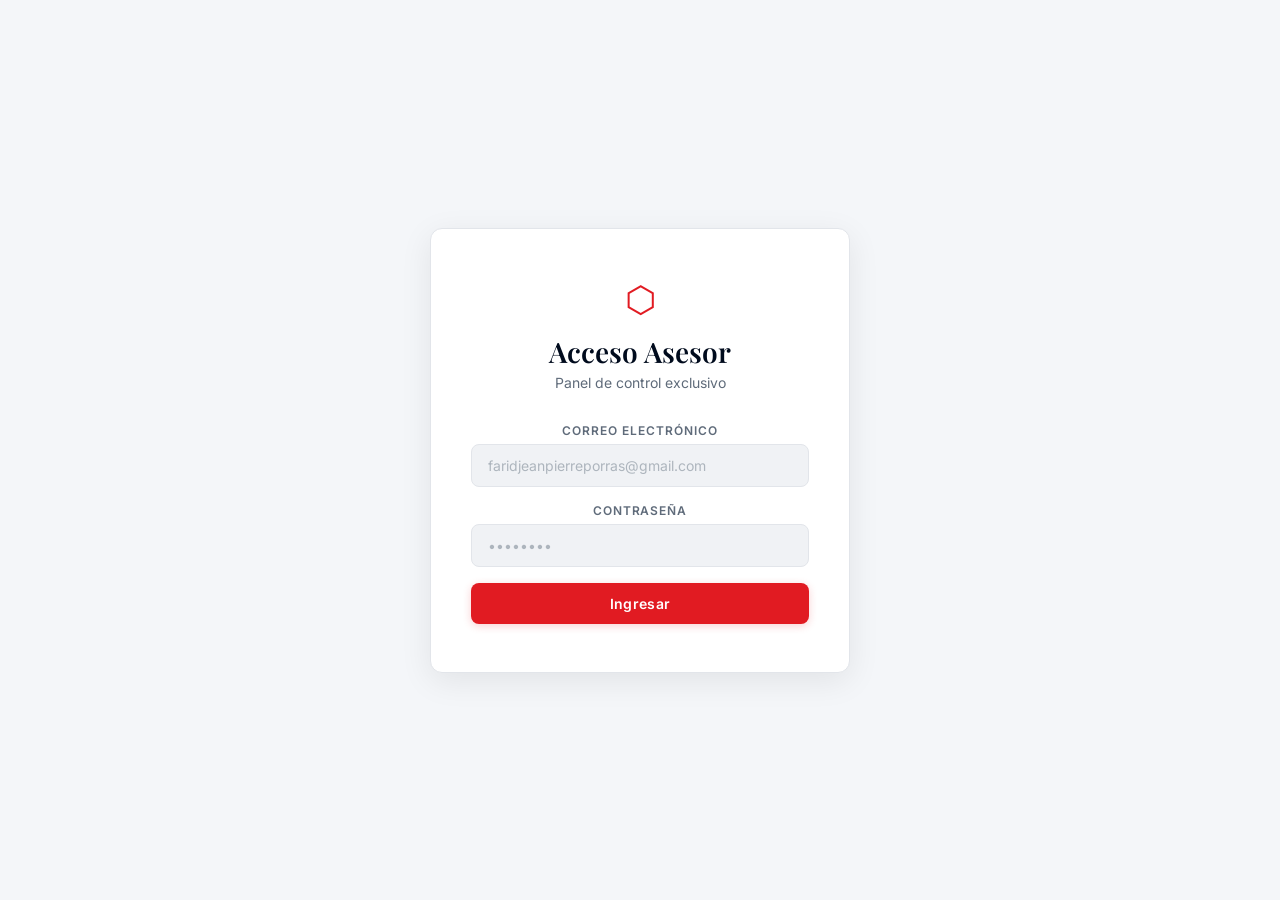
<file: public/admin/index.html>
<!DOCTYPE html>
<html lang="es">
<head>
    <meta charset="UTF-8">
    <meta name="viewport" content="width=device-width, initial-scale=1.0">
    <title>Élite Inmobiliaria | Admin Panel</title>
    <link rel="preconnect" href="https://fonts.googleapis.com" />
    <link rel="preconnect" href="https://fonts.gstatic.com" crossorigin />
    <link href="https://fonts.googleapis.com/css2?family=Playfair+Display:wght@400;500;600;700&family=Inter:wght@300;400;500;600;700&display=swap" rel="stylesheet" />
    <link rel="stylesheet" href="admin.css?v=5" />
</head>
<body>

    <!-- ═══════════════════════ LOGIN VIEW ═══════════════════════ -->
    <div id="loginView" class="view" style="display:none;">
        <div class="login-card glass">
            <div class="logo-mark">⬡</div>
            <h1 class="login-title">Acceso Asesor</h1>
            <p class="login-sub">Panel de control exclusivo</p>
            
            <form id="loginForm" class="admin-form">
                <div class="form-group">
                    <label for="email">Correo Electrónico</label>
                    <input type="email" id="email" required placeholder="faridjeanpierreporras@gmail.com">
                </div>
                <div class="form-group">
                    <label for="password">Contraseña</label>
                    <input type="password" id="password" required placeholder="••••••••">
                </div>
                <div id="loginError" class="error-msg" hidden>Credenciales incorrectas</div>
                <button type="submit" class="btn-primary" id="loginBtn">Ingresar</button>
            </form>
        </div>
    </div>

    <!-- ═══════════════════════ DASHBOARD VIEW ═══════════════════════ -->
    <div id="dashboardView" class="view" style="display:none;">
        
        <nav class="admin-nav">
            <div class="nav-brand">
                <span style="color: #E11B22; font-family: 'Playfair Display', serif; font-weight: 800; font-size: 18px;">FARID PORRAS</span>
                <span style="color: #5f6b7a; font-size: 13px;">| Panel Admin</span>
            </div>
            <div class="nav-actions">
                <a href="/" class="btn-back">← Ir al Inicio</a>
                <button id="logoutBtn" class="btn-text" onclick="localStorage.removeItem('elite_admin_token'); window.location.href='/admin';">Cerrar Sesión</button>
            </div>
        </nav>

        <main class="dashboard-main">
            <!-- ── PROPIEDADES ── -->
            <header class="dashboard-header">
                <div>
                    <h2 class="dash-title">Portafolio de Propiedades</h2>
                    <p class="dash-sub">Gestiona terrenos, casas y departamentos</p>
                </div>
                <button id="openUploadBtn" class="btn-primary">+ Nueva Propiedad</button>
            </header>

            <!-- Category Filter Tabs -->
            <div class="admin-tabs" id="adminCategoryTabs">
                <button class="admin-tab active" data-filter="todos">Todos</button>
                <button class="admin-tab" data-filter="terrenos">Terrenos</button>
                <button class="admin-tab" data-filter="casas">Casas</button>
                <button class="admin-tab" data-filter="departamentos">Departamentos</button>
            </div>

            <div class="properties-grid" id="propertiesGrid">
                <div class="loading-spinner"></div>
            </div>

            <hr class="section-divider">

            <!-- ── FLYERS ── -->
            <header class="dashboard-header">
                <div>
                    <h2 class="dash-title">Flyers</h2>
                    <p class="dash-sub">Gestiona los flyers publicitarios de tu página</p>
                </div>
                <button id="openVideoUploadBtn" class="btn-primary">+ Subir Flyer</button>
            </header>

            <div class="properties-grid" id="videosGrid">
                <div class="loading-spinner"></div>
            </div>
        </main>
    </div>

    <!-- ═══════════════════════ UPLOAD PROPERTY MODAL ═══════════════════════ -->
    <div id="uploadModal" class="modal" style="display:none;">
        <div class="modal-overlay" onclick="document.getElementById('uploadModal').style.display='none';"></div>
        <div class="modal-content glass modal-large">
            <button class="modal-close" id="closeModalBtn">×</button>
            <h3 class="modal-title">Nueva Propiedad</h3>
            
            <form id="uploadForm" class="admin-form">
                <!-- Multi-image upload zone -->
                <div class="multi-upload-zone" id="uploadDropZone">
                    <label for="imageUpload" class="upload-zone-label">
                        <span class="upload-zone-icon">📷</span>
                        <span class="upload-zone-text">Arrastra o haz clic para subir imágenes</span>
                        <span class="upload-zone-hint">Máximo 10 imágenes por propiedad</span>
                    </label>
                    <input type="file" id="imageUpload" accept="image/*" multiple hidden>
                </div>
                <div class="image-previews" id="imagePreviews"></div>

                <!-- Category -->
                <div class="form-group">
                    <label for="propCategory">Categoría</label>
                    <select id="propCategory" required>
                        <option value="terrenos">Terrenos</option>
                        <option value="casas">Casas</option>
                        <option value="departamentos">Departamentos</option>
                    </select>
                </div>

                <div class="form-group">
                    <label for="propTitle">Título</label>
                    <input type="text" id="propTitle" required placeholder="Ej: Terreno en San Carlos">
                </div>

                <div class="form-row">
                    <div class="form-group">
                        <label for="propProvincia">Provincia</label>
                        <select id="propProvincia" onchange="actualizarDistritos()" required>
                            <option value="">Seleccione provincia...</option>
                        </select>
                    </div>
                    <div class="form-group">
                        <label for="propLocation">Distrito</label>
                        <select id="propLocation" required disabled>
                            <option value="">Seleccione primero provincia</option>
                        </select>
                    </div>
                </div>

                <div class="form-row">
                    <div class="form-group">
                        <label for="propPrice">Precio</label>
                        <input type="text" id="propPrice" required placeholder="Ej: $450,000">
                    </div>
                    <div class="form-group">
                        <label for="propArea">Área</label>
                        <input type="text" id="propArea" placeholder="Ej: 200 m²">
                    </div>
                </div>

                <div class="form-row">
                    <div class="form-group">
                        <label for="propStatus">Estado</label>
                        <select id="propStatus">
                            <option value="Disponible">Disponible</option>
                            <option value="Vendido">Vendido</option>
                            <option value="En negociación">En negociación</option>
                        </select>
                    </div>
                    <div class="form-group">
                        <label for="propBedrooms">Dormitorios</label>
                        <input type="text" id="propBedrooms" placeholder="Ej: 3">
                    </div>
                </div>

                <div class="form-row">
                    <div class="form-group">
                        <label for="propBathrooms">Baños</label>
                        <input type="text" id="propBathrooms" placeholder="Ej: 2">
                    </div>
                    <div class="form-group" style="visibility: hidden;">
                        <!-- Empty placeholder to keep row balanced -->
                    </div>
                </div>

                <div class="form-group">
                    <label for="propDescription">Descripción</label>
                    <textarea id="propDescription" rows="3" placeholder="Descripción detallada de la propiedad..."></textarea>
                </div>

                <div class="form-group">
                    <label for="propMapUrl">Google Maps URL</label>
                    <input type="url" id="propMapUrl" placeholder="https://maps.google.com/...">
                </div>

                <div id="uploadError" class="error-msg" hidden></div>
                <button type="submit" class="btn-primary full-width" id="uploadSubmitBtn">Guardar Propiedad</button>
            </form>
        </div>
    </div>

    <!-- ═══════════════════════ EDIT PROPERTY MODAL ═══════════════════════ -->
    <div id="editModal" class="modal" style="display:none;">
        <div class="modal-overlay" onclick="document.getElementById('editModal').style.display='none';"></div>
        <div class="modal-content glass modal-large">
            <button class="modal-close" onclick="document.getElementById('editModal').style.display='none';">×</button>
            <h3 class="modal-title">Editar Propiedad</h3>
            
            <form id="editForm" class="admin-form">
                <input type="hidden" id="editPropId">

                <!-- Existing Images -->
                <label class="form-label-sm">Imágenes actuales</label>
                <div class="image-previews" id="editExistingImages"></div>

                <!-- Add More Images -->
                <div class="multi-upload-zone small" id="editUploadZone">
                    <label for="editImageUpload" class="upload-zone-label">
                        <span class="upload-zone-icon">➕</span>
                        <span class="upload-zone-text">Agregar más imágenes</span>
                    </label>
                    <input type="file" id="editImageUpload" accept="image/*" multiple hidden>
                </div>
                <div class="image-previews" id="editNewPreviews"></div>

                <!-- Category -->
                <div class="form-group">
                    <label for="editPropCategory">Categoría</label>
                    <select id="editPropCategory" required>
                        <option value="terrenos">Terrenos</option>
                        <option value="casas">Casas</option>
                        <option value="departamentos">Departamentos</option>
                    </select>
                </div>

                <div class="form-group">
                    <label for="editPropTitle">Título</label>
                    <input type="text" id="editPropTitle" required placeholder="Ej: Villa Moderna">
                </div>

                <div class="form-row">
                    <div class="form-group">
                        <label for="editPropProvincia">Provincia</label>
                        <select id="editPropProvincia" onchange="window.actualizarDistritos(document.getElementById('editPropProvincia'), document.getElementById('editPropLocation'))" required>
                            <option value="">Seleccione provincia...</option>
                        </select>
                    </div>
                    <div class="form-group">
                        <label for="editPropLocation">Distrito</label>
                        <select id="editPropLocation" required disabled>
                            <option value="">Seleccione primero provincia</option>
                        </select>
                    </div>
                </div>

                <div class="form-row">
                    <div class="form-group">
                        <label for="editPropPrice">Precio</label>
                        <input type="text" id="editPropPrice" required placeholder="Ej: $450,000">
                    </div>
                    <div class="form-group">
                        <label for="editPropArea">Área</label>
                        <input type="text" id="editPropArea" placeholder="Ej: 200 m²">
                    </div>
                </div>

                <div class="form-row">
                    <div class="form-group">
                        <label for="editPropStatus">Estado</label>
                        <select id="editPropStatus">
                            <option value="Disponible">Disponible</option>
                            <option value="Vendido">Vendido</option>
                            <option value="En negociación">En negociación</option>
                        </select>
                    </div>
                    <div class="form-group">
                        <label for="editPropBedrooms">Dormitorios</label>
                        <input type="text" id="editPropBedrooms" placeholder="Ej: 3">
                    </div>
                </div>

                <div class="form-row">
                    <div class="form-group">
                        <label for="editPropBathrooms">Baños</label>
                        <input type="text" id="editPropBathrooms" placeholder="Ej: 2">
                    </div>
                    <div class="form-group" style="visibility: hidden;">
                        <!-- Empty placeholder to keep row balanced -->
                    </div>
                </div>

                <div class="form-group">
                    <label for="editPropDescription">Descripción</label>
                    <textarea id="editPropDescription" rows="3" placeholder="Descripción detallada..."></textarea>
                </div>

                <div class="form-group">
                    <label for="editPropMapUrl">Google Maps URL</label>
                    <input type="url" id="editPropMapUrl" placeholder="https://maps.google.com/...">
                </div>

                <div id="editError" class="error-msg" hidden></div>
                <button type="submit" class="btn-primary full-width" id="editSubmitBtn">Actualizar Propiedad</button>
            </form>
        </div>
    </div>

    <!-- ═══════════════════════ UPLOAD FLYER MODAL ═══════════════════════ -->
    <div id="videoModal" class="modal" style="display:none;">
        <div class="modal-overlay" onclick="document.getElementById('videoModal').style.display='none';"></div>
        <div class="modal-content glass">
            <button class="modal-close" onclick="document.getElementById('videoModal').style.display='none';">×</button>
            <h3 class="modal-title">Subir Flyer</h3>
            
            <form id="videoForm" class="admin-form">
                <div class="multi-upload-zone">
                    <label for="videoUpload" class="upload-zone-label">
                        <span class="upload-zone-icon">🖼️</span>
                        <span class="upload-zone-text">Seleccionar imagen del flyer</span>
                        <span class="upload-zone-hint">JPG, PNG o WebP</span>
                    </label>
                    <input type="file" id="videoUpload" accept="image/*" required hidden>
                </div>
                <div id="videoPreviewContainer"></div>

                <div class="form-group">
                    <label for="videoTitle">Título del Flyer</label>
                    <input type="text" id="videoTitle" required placeholder="Ej: TERRENO 2000 M2">
                </div>

                <div id="videoError" class="error-msg" hidden></div>
                <button type="submit" class="btn-primary full-width" id="videoSubmitBtn">Subir Flyer</button>
            </form>
        </div>
    </div>

    <script src="admin.js?v=5"></script>
</body>
</html>
</file>
<file: public/admin/admin.css>
/* ═══════════════════════════════════════════════════════════
   ADMIN PANEL — PREMIUM LIGHT THEME (Matching Landing Page)
   ═══════════════════════════════════════════════════════════ */

:root {
    --bg: #F4F6F9;
    --surface: #FFFFFF;
    --surface-2: #f0f2f5;
    --border: #e2e5ea;
    --border-hover: #ccc;
    --text: #000B1D;
    --text-secondary: #5f6b7a;
    --accent: #E11B22;
    --accent-light: rgba(225, 27, 34, 0.08);
    --accent-hover: #c8151c;
    --blue: #003DA5;
    --blue-light: rgba(0, 61, 165, 0.08);
    --error: #ef4444;
    --success: #22c55e;
    --radius: 12px;
    --font-heading: 'Playfair Display', 'Cormorant Garamond', serif;
    --font-body: 'Inter', -apple-system, sans-serif;
    --shadow-sm: 0 1px 3px rgba(0,0,0,0.06);
    --shadow-md: 0 4px 16px rgba(0,0,0,0.06);
    --shadow-lg: 0 8px 32px rgba(0,0,0,0.08);
}

*, *::before, *::after { box-sizing: border-box; margin: 0; padding: 0; }

body {
    font-family: var(--font-body);
    background: var(--bg);
    color: var(--text);
    min-height: 100vh;
    -webkit-font-smoothing: antialiased;
}

/* ── VIEWS ── */
.view {
    min-height: 100vh;
    display: flex;
    align-items: center;
    justify-content: center;
}

/* ── GLASS ── */
.glass {
    background: var(--surface);
    border: 1px solid var(--border);
    border-radius: var(--radius);
    box-shadow: var(--shadow-sm);
}

/* ═══════════════════════════════════════════════════════════
   LOGIN
   ═══════════════════════════════════════════════════════════ */

.login-card {
    width: 100%;
    max-width: 420px;
    padding: 48px 40px;
    text-align: center;
    box-shadow: var(--shadow-lg);
}

.logo-mark {
    font-size: 36px;
    color: var(--accent);
    margin-bottom: 12px;
}

.login-title {
    font-family: var(--font-heading);
    font-size: 28px;
    font-weight: 600;
    color: var(--text);
    margin-bottom: 4px;
}

.login-sub {
    color: var(--text-secondary);
    font-size: 14px;
    margin-bottom: 32px;
}

/* ═══════════════════════════════════════════════════════════
   FORMS
   ═══════════════════════════════════════════════════════════ */

.admin-form { display: flex; flex-direction: column; gap: 16px; }

.form-group {
    display: flex;
    flex-direction: column;
    gap: 6px;
    flex: 1;
}

.form-group label, .form-label-sm {
    font-size: 12px;
    font-weight: 600;
    color: var(--text-secondary);
    text-transform: uppercase;
    letter-spacing: 0.08em;
}

.form-group input, .form-group select, .form-group textarea {
    background: var(--surface-2);
    border: 1px solid var(--border);
    border-radius: 8px;
    padding: 12px 16px;
    color: var(--text);
    font-size: 14px;
    font-family: var(--font-body);
    transition: border-color 0.3s, box-shadow 0.3s;
    outline: none;
    width: 100%;
}

.form-group input:focus, .form-group select:focus, .form-group textarea:focus {
    border-color: var(--accent);
    box-shadow: 0 0 0 3px var(--accent-light);
}

.form-group input::placeholder, .form-group textarea::placeholder {
    color: #adb5bd;
}

.form-group select {
    appearance: none;
    background-image: url("data:image/svg+xml,%3Csvg xmlns='http://www.w3.org/2000/svg' width='12' height='12' viewBox='0 0 24 24' fill='none' stroke='%235f6b7a' stroke-width='2'%3E%3Cpolyline points='6 9 12 15 18 9'%3E%3C/polyline%3E%3C/svg%3E");
    background-repeat: no-repeat;
    background-position: right 16px center;
    cursor: pointer;
}

.form-group textarea { resize: vertical; min-height: 80px; }

.form-row { display: flex; gap: 12px; }
.form-row .form-group { flex: 1; }

.error-msg {
    background: rgba(239, 68, 68, 0.08);
    border: 1px solid rgba(239, 68, 68, 0.25);
    color: var(--error);
    padding: 10px 14px;
    border-radius: 8px;
    font-size: 13px;
    text-align: center;
}

/* ── BUTTONS ── */
.btn-primary {
    background: var(--accent);
    color: #fff;
    border: none;
    border-radius: 8px;
    padding: 12px 24px;
    font-size: 14px;
    font-weight: 600;
    cursor: pointer;
    transition: all 0.3s;
    font-family: var(--font-body);
    letter-spacing: 0.02em;
    box-shadow: 0 2px 8px rgba(225, 27, 34, 0.2);
}
.btn-primary:hover { background: var(--accent-hover); transform: translateY(-1px); box-shadow: 0 4px 16px rgba(225, 27, 34, 0.3); }
.btn-primary:disabled { opacity: 0.5; cursor: not-allowed; transform: none; }
.btn-primary.full-width { width: 100%; }

.btn-text {
    background: none;
    border: 1px solid var(--border);
    color: var(--text-secondary);
    padding: 8px 16px;
    border-radius: 8px;
    cursor: pointer;
    font-size: 13px;
    transition: all 0.3s;
    font-family: var(--font-body);
}
.btn-text:hover { color: var(--error); border-color: var(--error); }

.btn-back {
    display: inline-flex;
    align-items: center;
    gap: 6px;
    background: none;
    border: 1px solid var(--border);
    color: var(--text-secondary);
    padding: 8px 16px;
    border-radius: 8px;
    cursor: pointer;
    font-size: 13px;
    transition: all 0.3s;
    font-family: var(--font-body);
    text-decoration: none;
}
.btn-back:hover { color: var(--accent); border-color: var(--accent); }

/* ═══════════════════════════════════════════════════════════
   NAVBAR
   ═══════════════════════════════════════════════════════════ */

.admin-nav {
    display: flex;
    justify-content: space-between;
    align-items: center;
    padding: 16px 32px;
    border-bottom: 1px solid var(--border);
    background: var(--surface);
    position: sticky;
    top: 0;
    z-index: 100;
    box-shadow: var(--shadow-sm);
}

.nav-brand {
    display: flex;
    align-items: center;
    gap: 10px;
    font-weight: 600;
    font-size: 16px;
    color: var(--text);
}

.nav-brand .logo-mark { font-size: 20px; margin-bottom: 0; }

.nav-actions {
    display: flex;
    align-items: center;
    gap: 12px;
}

/* ═══════════════════════════════════════════════════════════
   DASHBOARD
   ═══════════════════════════════════════════════════════════ */

.dashboard-main {
    max-width: 1200px;
    margin: 0 auto;
    padding: 32px 24px;
    width: 100%;
}

/* Section dividers */
.section-divider {
    border: none;
    border-top: 1px solid var(--border);
    margin: 40px 0 32px;
}

.dashboard-header {
    display: flex;
    justify-content: space-between;
    align-items: center;
    margin-bottom: 20px;
}

.dash-title {
    font-family: var(--font-heading);
    font-size: 28px;
    font-weight: 600;
    color: var(--text);
}

.dash-sub {
    color: var(--text-secondary);
    font-size: 14px;
    margin-top: 4px;
}

/* ── CATEGORY TABS ── */
.admin-tabs {
    display: flex;
    gap: 8px;
    margin-bottom: 24px;
    flex-wrap: wrap;
}

.admin-tab {
    background: var(--surface);
    border: 1px solid var(--border);
    color: var(--text-secondary);
    padding: 8px 20px;
    border-radius: 20px;
    cursor: pointer;
    font-size: 13px;
    font-weight: 500;
    transition: all 0.3s;
    font-family: var(--font-body);
}

.admin-tab:hover { border-color: var(--accent); color: var(--text); }
.admin-tab.active {
    background: var(--accent);
    color: #fff;
    border-color: var(--accent);
    font-weight: 600;
}

/* ── PROPERTIES GRID ── */
.properties-grid {
    display: grid;
    grid-template-columns: repeat(auto-fill, minmax(280px, 1fr));
    gap: 20px;
    min-height: 100px;
}

.property-card {
    overflow: hidden;
    transition: transform 0.3s, box-shadow 0.3s;
    border-radius: var(--radius);
}
.property-card:hover {
    transform: translateY(-4px);
    box-shadow: var(--shadow-lg);
}

.card-img-wrapper {
    position: relative;
    width: 100%;
    aspect-ratio: 4/3;
    overflow: hidden;
    background: var(--surface-2);
}

.property-img {
    width: 100%;
    height: 100%;
    object-fit: cover;
    display: block;
}

.category-badge {
    position: absolute;
    top: 10px;
    left: 10px;
    padding: 4px 10px;
    border-radius: 6px;
    font-size: 11px;
    font-weight: 600;
    color: #fff;
    text-transform: uppercase;
    letter-spacing: 0.05em;
}

.status-badge {
    position: absolute;
    top: 10px;
    right: 10px;
    padding: 4px 10px;
    border-radius: 6px;
    font-size: 11px;
    font-weight: 600;
    text-transform: uppercase;
}
.status-sold { background: var(--error); color: #fff; }
.status-negotiating { background: #f59e0b; color: #000; }

.img-count-badge {
    position: absolute;
    bottom: 10px;
    right: 10px;
    background: rgba(0,0,0,0.6);
    color: #fff;
    padding: 4px 8px;
    border-radius: 6px;
    font-size: 11px;
    backdrop-filter: blur(4px);
}

.property-info { padding: 16px; }

.property-title {
    font-size: 16px;
    font-weight: 600;
    margin-bottom: 8px;
    color: var(--text);
}

.property-meta {
    display: flex;
    justify-content: space-between;
    align-items: center;
    font-size: 13px;
    color: var(--text-secondary);
    margin-bottom: 8px;
}

.property-price {
    color: var(--accent);
    font-weight: 600;
}

.property-specs-mini {
    display: flex;
    gap: 12px;
    font-size: 12px;
    color: var(--text-secondary);
    margin-bottom: 12px;
}

.card-actions {
    display: flex;
    gap: 8px;
    margin-top: 12px;
}

.action-btn {
    flex: 1;
    padding: 8px 12px;
    border-radius: 8px;
    border: 1px solid var(--border);
    background: transparent;
    color: var(--text-secondary);
    font-size: 13px;
    cursor: pointer;
    transition: all 0.3s;
    font-family: var(--font-body);
}

.action-btn:hover { border-color: var(--accent); color: var(--accent); }
.action-btn.delete-btn:hover { border-color: var(--error); color: var(--error); }

/* ═══════════════════════════════════════════════════════════
   MODALS
   ═══════════════════════════════════════════════════════════ */

.modal {
    position: fixed;
    inset: 0;
    z-index: 1000;
    display: flex;
    align-items: center;
    justify-content: center;
    padding: 20px;
}

.modal-overlay {
    position: absolute;
    inset: 0;
    background: rgba(0, 11, 29, 0.4);
    backdrop-filter: blur(6px);
}

.modal-content {
    position: relative;
    width: 100%;
    max-width: 500px;
    max-height: 90vh;
    overflow-y: auto;
    padding: 32px;
    z-index: 1;
    box-shadow: var(--shadow-lg);
}

.modal-content.modal-large {
    max-width: 640px;
}

.modal-close {
    position: absolute;
    top: 16px;
    right: 16px;
    background: none;
    border: none;
    color: var(--text-secondary);
    font-size: 24px;
    cursor: pointer;
    transition: color 0.3s;
    z-index: 2;
}
.modal-close:hover { color: var(--accent); }

.modal-title {
    font-family: var(--font-heading);
    font-size: 24px;
    font-weight: 600;
    margin-bottom: 20px;
    color: var(--text);
}

/* ═══════════════════════════════════════════════════════════
   MULTI-IMAGE UPLOAD ZONE
   ═══════════════════════════════════════════════════════════ */

.multi-upload-zone {
    border: 2px dashed var(--border);
    border-radius: var(--radius);
    transition: border-color 0.3s, background 0.3s;
    cursor: pointer;
    background: var(--surface-2);
}

.multi-upload-zone:hover {
    border-color: var(--accent);
    background: var(--accent-light);
}

.multi-upload-zone.small {
    margin-top: 8px;
}

.upload-zone-label {
    display: flex;
    flex-direction: column;
    align-items: center;
    justify-content: center;
    padding: 28px 20px;
    gap: 8px;
    cursor: pointer;
    text-align: center;
}

.multi-upload-zone.small .upload-zone-label {
    padding: 16px;
    flex-direction: row;
    gap: 10px;
}

.upload-zone-icon { font-size: 32px; }
.multi-upload-zone.small .upload-zone-icon { font-size: 20px; }

.upload-zone-text {
    font-size: 14px;
    color: var(--text-secondary);
    font-weight: 500;
}

.upload-zone-hint {
    font-size: 12px;
    color: #999;
}

/* ── IMAGE PREVIEWS GRID ── */
.image-previews {
    display: flex;
    flex-wrap: wrap;
    gap: 10px;
    margin-top: 12px;
}

.preview-item {
    position: relative;
    width: 80px;
    height: 80px;
    border-radius: 8px;
    overflow: hidden;
    border: 1px solid var(--border);
}

.preview-thumb {
    width: 100%;
    height: 100%;
    object-fit: cover;
    display: block;
}

.preview-remove {
    position: absolute;
    top: 2px;
    right: 2px;
    width: 22px;
    height: 22px;
    border-radius: 50%;
    background: rgba(239, 68, 68, 0.9);
    color: #fff;
    border: none;
    font-size: 12px;
    cursor: pointer;
    display: flex;
    align-items: center;
    justify-content: center;
    line-height: 1;
    transition: transform 0.2s;
}
.preview-remove:hover { transform: scale(1.1); }

/* ═══════════════════════════════════════════════════════════
   LOADING SPINNER
   ═══════════════════════════════════════════════════════════ */

.loading-spinner {
    width: 40px;
    height: 40px;
    border: 3px solid var(--border);
    border-top-color: var(--accent);
    border-radius: 50%;
    animation: spin 0.8s linear infinite;
    margin: 40px auto;
    grid-column: 1 / -1;
}

@keyframes spin { to { transform: rotate(360deg); } }

/* ═══════════════════════════════════════════════════════════
   SCROLLBAR
   ═══════════════════════════════════════════════════════════ */

::-webkit-scrollbar { width: 6px; }
::-webkit-scrollbar-track { background: transparent; }
::-webkit-scrollbar-thumb { background: #ccc; border-radius: 3px; }
::-webkit-scrollbar-thumb:hover { background: #aaa; }

/* ═══════════════════════════════════════════════════════════
   RESPONSIVE
   ═══════════════════════════════════════════════════════════ */

@media (max-width: 640px) {
    .form-row { flex-direction: column; }
    .dashboard-header { flex-direction: column; align-items: flex-start; gap: 12px; }
    .admin-nav { padding: 12px 16px; }
    .dashboard-main { padding: 16px; }
    .modal-content { padding: 24px 16px; }
    .properties-grid { grid-template-columns: 1fr; }
}
</file>
